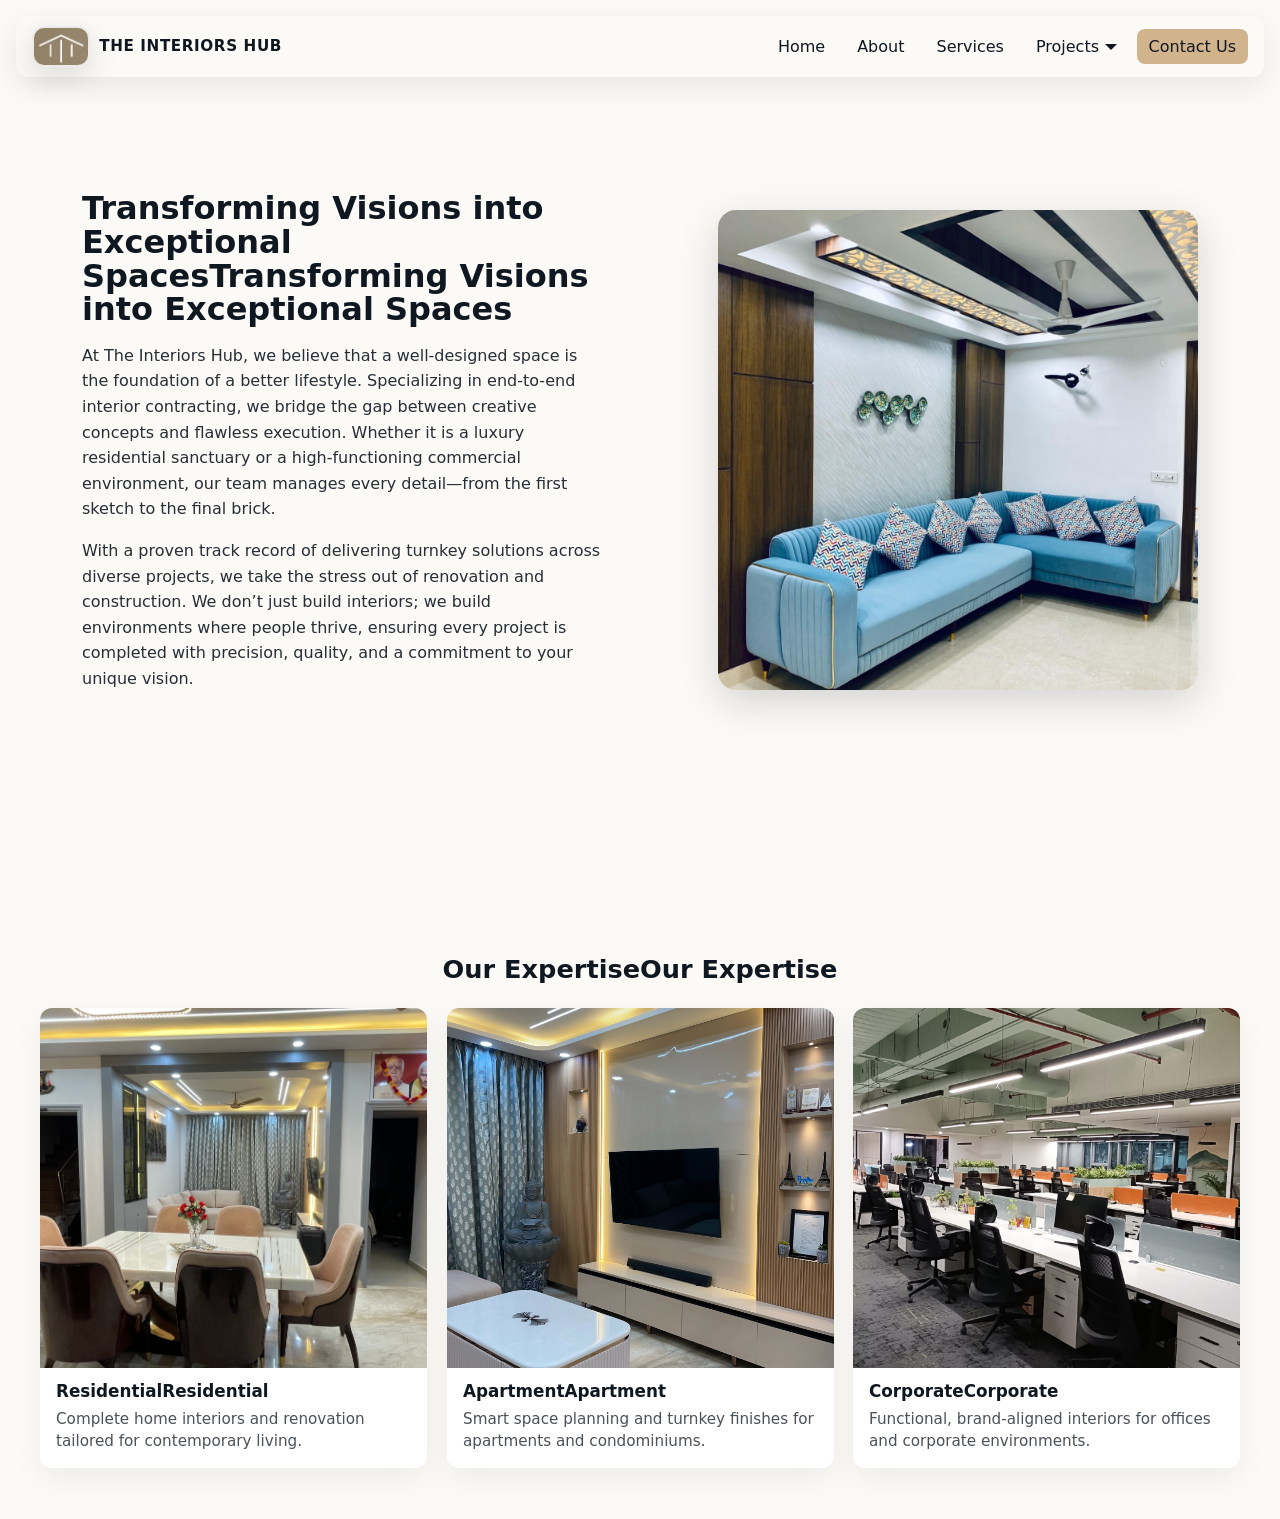
<file: index.html>
<!doctype html>
<html lang="en">

<head>
	<meta charset="utf-8">
	<meta name="viewport" content="width=device-width, initial-scale=1">
	<title>Test Website</title>
	<link rel="stylesheet" href="styles.css">
</head>

<body>
	<header>
		<nav class="navbar">
			<a href="#" class="brand">
				<img src="imgs/interiors%20hub%20logo.png" alt="THE INTERIORS HUB logo" class="logo">
				<span class="brand-text">THE INTERIORS HUB</span>
			</a>

			<button class="hamburger" aria-label="Toggle navigation" aria-expanded="false">
				<span class="hamburger-inner"></span>
			</button>

			<ul class="nav-links">
				<li><a href="#">Home</a></li>
				<li><a href="#">About</a></li>
				<li><a href="#">Services</a></li>
				<li class="dropdown">
					<button class="dropbtn" aria-expanded="false" aria-haspopup="true">Projects</button>
					<ul class="dropdown-menu" role="menu">
						<li role="none"><a role="menuitem" href="#">Residential</a></li>
						<li role="none"><a role="menuitem" href="#">Commercial</a></li>
					</ul>
				</li>
				<li><a class="cta" href="contact.html">Contact Us</a></li>
			</ul>
		</nav>
	</header>

	<main>
		<section class="home-feature">
			<div class="feature-inner container">
				<div class="feature-text">
					<h2>Transforming Visions into Exceptional Spaces</h2>
					<p>
						At The Interiors Hub, we believe that a well-designed space is the foundation of a better
						lifestyle. Specializing in end-to-end interior contracting, we bridge the gap between creative
						concepts and flawless execution. Whether it is a luxury residential sanctuary or a
						high-functioning commercial environment, our team manages every detail—from the first sketch to
						the final brick.
					</p>
					<p>
						With a proven track record of delivering turnkey solutions across diverse projects, we take the
						stress out of renovation and construction. We don’t just build interiors; we build environments
						where people thrive, ensuring every project is completed with precision, quality, and a
						commitment to your unique vision.
					</p>
				</div>
				<div class="feature-image">
					<img src="imgs/IMG_6814.JPG" alt="Project preview" />
				</div>
			</div>
		</section>
		<section class="expertise">
			<div class="container">
				<h2 class="section-title">Our Expertise</h2>
				<div class="cards">
					<article class="card">
						<img src="home page cards/Residential.JPG" alt="Residential project">
						<h3>Residential</h3>
						<p>Complete home interiors and renovation tailored for contemporary living.</p>
					</article>
					<article class="card">
						<img src="home page cards/Apartment.JPG" alt="Apartment project">
						<h3>Apartment</h3>
						<p>Smart space planning and turnkey finishes for apartments and condominiums.</p>
					</article>
					<article class="card">
						<img src="home page cards/Corporate.jpg" alt="Corporate project">
						<h3>Corporate</h3>
						<p>Functional, brand-aligned interiors for offices and corporate environments.</p>
					</article>
				</div>
			</div>
		</section>
	</main>

	<script src="script.js"></script>
</body>

</html>
</file>
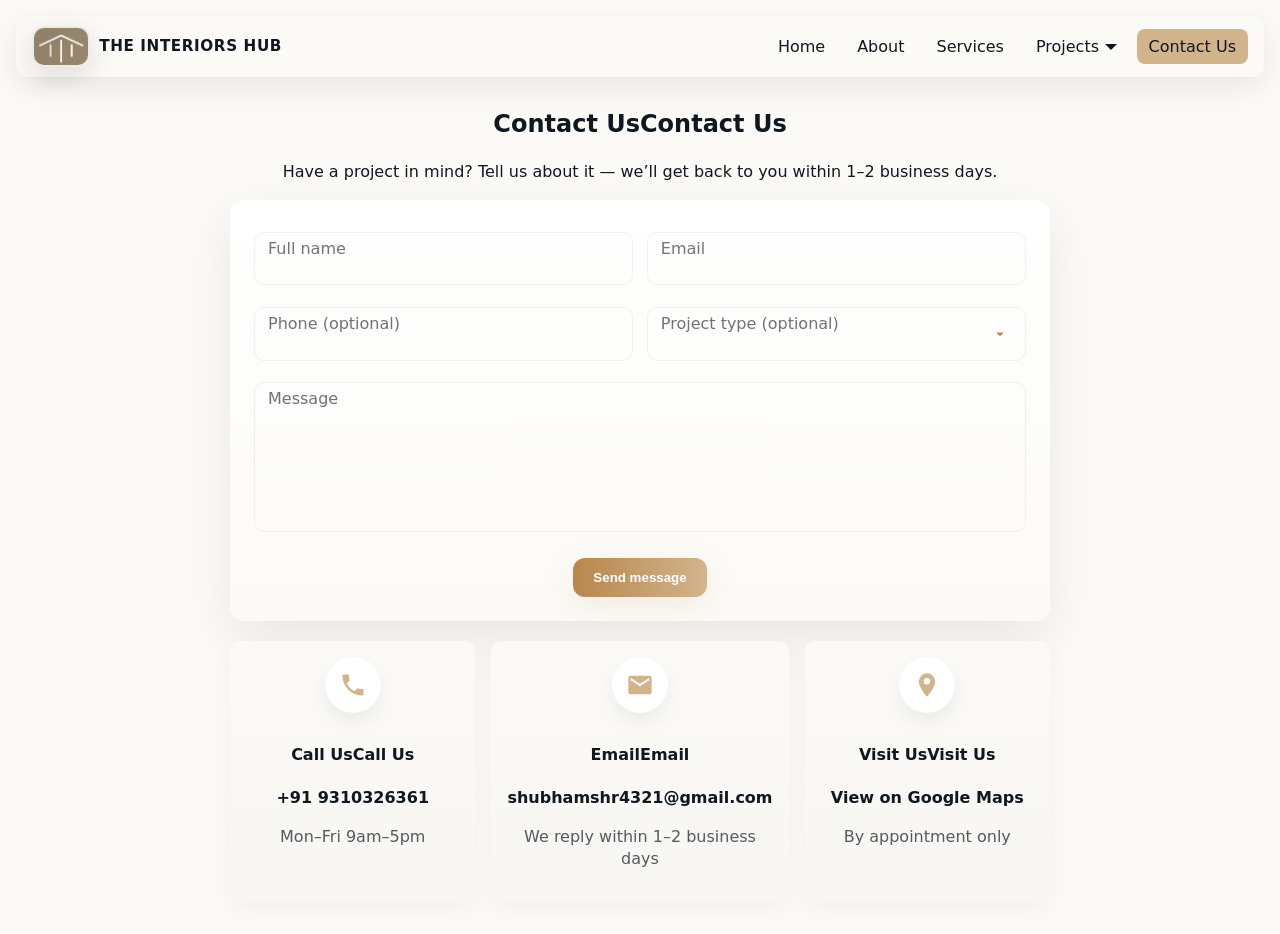
<file: contact.html>
<!doctype html>
<html lang="en">

<head>
  <meta charset="utf-8">
  <meta name="viewport" content="width=device-width, initial-scale=1">
  <title>Contact — The Interiors Hub</title>
  <link rel="stylesheet" href="styles.css">
  <style>
    .contact-hero{padding:5.5rem 1.25rem 2rem}
    .contact-inner{max-width:1100px;margin:0 auto;display:block;gap:2rem;align-items:start}
    .contact-form{background:linear-gradient(180deg,#ffffff,#fbfaf6);padding:1.5rem;border-radius:14px;box-shadow:0 18px 50px rgba(2,6,23,0.08);margin:0 auto;max-width:820px}
    .contact-form .form-grid{display:grid;grid-template-columns:repeat(2,1fr);gap:0.85rem}
    .contact-form .field{position:relative;padding-top:0.5rem}
    .contact-form .field.full{grid-column:1/-1}
    .contact-form .field input,.contact-form .field textarea,.contact-form .field select{width:100%;padding:1.05rem 1rem;border-radius:10px;border:1px solid rgba(15,23,32,0.06);background:transparent;font-size:0.98rem;-webkit-appearance:none;-moz-appearance:none;appearance:none}
    .contact-form .field select{background-image:none;background-repeat:no-repeat;background-position:right 14px center;padding-right:2.75rem;transition:box-shadow .18s ease,border-color .18s ease,background-color .18s ease}
    .contact-form .field select::-ms-expand{display:none}
    .contact-form .field textarea{min-height:150px;resize:none}
    .contact-form .field label{position:absolute;left:14px;top:14px;pointer-events:none;color:rgba(15,23,32,0.6);transition:transform .14s ease,font-size .14s ease,color .14s ease}
    .contact-form .field.filled label{transform:translateY(-1.25rem);font-size:0.78rem;color:#b8874d}
    .contact-form .field input:focus,.contact-form .field textarea:focus,.contact-form .field select:focus{outline:none;border-color:rgba(184,135,77,0.12);box-shadow:0 8px 24px rgba(184,135,77,0.06)}
    /* Hide native select visually for fields that will use a custom dropdown UI */
    .contact-form .field.has-arrow select{position:absolute;opacity:0;pointer-events:none;height:1px;width:1px;overflow:hidden}

    /* Custom select (visible UI) */
    .contact-form .field .custom-select{display:flex;align-items:center;justify-content:space-between;padding:1.05rem 1rem;border-radius:10px;border:1px solid rgba(15,23,32,0.06);background:transparent;font-size:0.98rem;cursor:pointer}
    .contact-form .field .custom-select .selected-text{color:rgba(15,23,32,0.7)}
    .contact-form .field .custom-select .arrow{width:18px;height:18px;background-image:url("data:image/svg+xml;utf8,<svg xmlns='http://www.w3.org/2000/svg' viewBox='0 0 24 24'><path fill='%23b8874d' d='M7 10l5 5 5-5z'/></svg>");background-repeat:no-repeat;background-size:18px 18px;transform:rotate(0deg);transition:transform .22s cubic-bezier(.2,.8,.2,1)}
    .contact-form .field.has-arrow.open .custom-select{border-color:rgba(184,135,77,0.12);box-shadow:0 8px 24px rgba(184,135,77,0.06)}
    .contact-form .field.has-arrow.open .custom-select .arrow{transform:rotate(180deg)}

    /* Options panel */
    .contact-form .field .custom-options{position:absolute;left:0;right:0;top:calc(100% + 8px);background:linear-gradient(180deg,#ffffff,#fbfaf6);border-radius:10px;box-shadow:0 18px 40px rgba(2,6,23,0.08);list-style:none;margin:0;padding:0.25rem 0;max-height:0;overflow:hidden;opacity:0;transform:translateY(-6px);transition:max-height .24s ease,opacity .18s ease,transform .18s ease;z-index:30}
    .contact-form .field.has-arrow.open .custom-options{max-height:240px;opacity:1;transform:translateY(0)}
    .contact-form .field .custom-options li{padding:0.6rem 1rem;cursor:pointer;color:#0f1720}
    .contact-form .field .custom-options li:hover,[aria-selected="true"]{background:rgba(15,23,32,0.04)}
    .contact-form .actions{grid-column:1/-1;display:flex;justify-content:center;margin-top:0.35rem}
    .contact-form .btn{background:linear-gradient(90deg,#b8874d,#d2b48c);color:#fff;padding:0.75rem 1.25rem;border-radius:12px;border:0;cursor:pointer;font-weight:700;box-shadow:0 8px 30px rgba(184,135,77,0.12)}
    .contact-form .btn:active{transform:translateY(1px)}
    .contact-cards{display:grid;grid-template-columns:repeat(3,1fr);gap:1rem;margin-top:1rem}
    .info-card{background:linear-gradient(180deg,#fbfaf6,#f7f6f2);padding:1rem;border-radius:10px;box-shadow:0 8px 24px rgba(2,6,23,0.04);text-align:center;transition:transform .18s ease,box-shadow .18s ease}
    .info-card .info-icon{width:56px;height:56px;margin:0 auto 0.6rem;display:flex;align-items:center;justify-content:center;border-radius:50%;background:#fff;box-shadow:0 8px 18px rgba(2,6,23,0.06);transition:background .18s ease,box-shadow .18s ease}
    .info-link{display:inline-flex;align-items:center;justify-content:center;border-radius:50%;cursor:pointer;text-decoration:none}
    .info-link:focus{outline:3px solid rgba(184,135,77,0.12);outline-offset:6px}
    .info-card svg{width:28px;height:28px;display:block;fill:#d2b48c;transition:fill .18s ease}

    /* Hover / focus effects */
    .info-card:hover, .info-card:focus-within{transform:translateY(-6px);box-shadow:0 18px 40px rgba(2,6,23,0.12)}
    .info-card:hover .info-icon, .info-card:focus-within .info-icon{background:#fff;box-shadow:0 14px 40px rgba(2,6,23,0.12)}
    .info-card:hover svg, .info-card:focus-within svg{fill:#b8874d}
    .info-card a{color:inherit;text-decoration:none;font-weight:600}
    .info-card:focus-within{outline:2px solid rgba(184,135,77,0.12);outline-offset:6px}
    @media (max-width:900px){.contact-inner{grid-template-columns:1fr;}}
    @media (max-width:800px){.contact-cards{grid-template-columns:1fr}}
  </style>
</head>

<body>
  <header>
    <nav class="navbar">
      <a href="index.html" class="brand">
        <img src="imgs/interiors%20hub%20logo.png" alt="THE INTERIORS HUB logo" class="logo">
        <span class="brand-text">THE INTERIORS HUB</span>
      </a>

      <button class="hamburger" aria-label="Toggle navigation" aria-expanded="false">
        <span class="hamburger-inner"></span>
      </button>

      <ul class="nav-links">
        <li><a href="index.html">Home</a></li>
        <li><a href="#">About</a></li>
        <li><a href="#">Services</a></li>
        <li class="dropdown">
          <button class="dropbtn" aria-expanded="false" aria-haspopup="true">Projects</button>
          <ul class="dropdown-menu" role="menu">
            <li role="none"><a role="menuitem" href="#">Residential</a></li>
            <li role="none"><a role="menuitem" href="#">Commercial</a></li>
          </ul>
        </li>
        <li><a class="cta" href="contact.html">Contact Us</a></li>
      </ul>
    </nav>
  </header>

  <main>
    <section class="contact-hero">
      <div class="container contact-inner">
        <div style="max-width:820px;margin:0 auto;">
          <h2 style="text-align:center">Contact Us</h2>
          <p style="text-align:center">Have a project in mind? Tell us about it — we’ll get back to you within 1–2 business days.</p>

          <form id="contactForm" class="contact-form" novalidate>
            <div class="form-grid">
              <div class="field" data-label="Full name">
                <input id="name" name="name" type="text" autocomplete="name" required placeholder=" ">
                <label for="name">Full name</label>
              </div>

              <div class="field" data-label="Email">
                <input id="email" name="email" type="email" autocomplete="email" required placeholder=" ">
                <label for="email">Email</label>
              </div>

              <div class="field" data-label="Phone">
                <input id="phone" name="phone" type="tel" autocomplete="tel" placeholder=" ">
                <label for="phone">Phone (optional)</label>
              </div>

              <div class="field has-arrow" data-label="Project type">
                <select id="projectType" name="projectType">
                  <option value="" selected disabled hidden></option>
                  <option value="residential">Residential</option>
                  <option value="commercial">Commercial</option>
                </select>
                <label for="projectType">Project type (optional)</label>
              </div>

              <div class="field full" data-label="Message">
                <textarea id="message" name="message" required placeholder=" "></textarea>
                <label for="message">Message</label>
              </div>

              <div class="actions">
                <button type="submit" class="btn">Send message</button>
              </div>
            </div>
          </form>

          <div class="contact-cards" style="margin-top:1.25rem;">
            <div class="info-card">
              <a class="info-link" href="tel:+919310326361" aria-label="Call +91 9310326361">
                <div class="info-icon" aria-hidden="true">
                  <!-- Phone SVG -->
                  <svg viewBox="0 0 24 24" xmlns="http://www.w3.org/2000/svg" role="img" aria-hidden="true">
                    <path d="M6.62 10.79a15.05 15.05 0 006.59 6.59l2.2-2.2a1 1 0 011.01-.24 11.36 11.36 0 003.55.57 1 1 0 011 1V20a1 1 0 01-1 1A17 17 0 013 4a1 1 0 011-1h3.5a1 1 0 011 1 11.36 11.36 0 00.57 3.55 1 1 0 01-.24 1.01l-2.21 2.23z"/>
                  </svg>
                </div>
              </a>
              <h4>Call Us</h4>
              <p><a href="tel:+919310326361">+91 9310326361</a></p>
              <p style="color:rgba(15,23,32,0.7);margin-top:0.5rem">Mon–Fri 9am–5pm</p>
            </div>

            <div class="info-card">
              <a class="info-link" href="mailto:shubhamshr4321@gmail.com" aria-label="Email shubhamshr4321 at gmail dot com">
                <div class="info-icon" aria-hidden="true">
                  <!-- Email SVG -->
                  <svg viewBox="0 0 24 24" xmlns="http://www.w3.org/2000/svg" role="img" aria-hidden="true">
                    <path d="M20 4H4a2 2 0 00-2 2v12a2 2 0 002 2h16a2 2 0 002-2V6a2 2 0 00-2-2zm0 4l-8 5-8-5V6l8 5 8-5v2z"/>
                  </svg>
                </div>
              </a>
              <h4>Email</h4>
              <p><a href="mailto:shubhamshr4321@gmail.com">shubhamshr4321@gmail.com</a></p>
              <p style="color:rgba(15,23,32,0.7);margin-top:0.5rem">We reply within 1–2 business days</p>
            </div>

            <div class="info-card">
              <a class="info-link" href="https://maps.app.goo.gl/cguqPHDiVbjCwB889" target="_blank" rel="noopener noreferrer" aria-label="Open location in Google Maps">
                <div class="info-icon" aria-hidden="true">
                  <!-- Location SVG -->
                  <svg viewBox="0 0 24 24" xmlns="http://www.w3.org/2000/svg" role="img" aria-hidden="true">
                    <path d="M12 2a7 7 0 00-7 7c0 5.25 7 13 7 13s7-7.75 7-13a7 7 0 00-7-7zm0 9.5A2.5 2.5 0 1112 6a2.5 2.5 0 010 5.5z"/>
                  </svg>
                </div>
              </a>
              <h4>Visit Us</h4>
              <p><a href="https://maps.app.goo.gl/cguqPHDiVbjCwB889" target="_blank" rel="noopener noreferrer">View on Google Maps</a></p>
              <p style="color:rgba(15,23,32,0.7);margin-top:0.5rem">By appointment only</p>
            </div>
          </div>
        </div>
      </div>
    </section>
  </main>

  <script>
    (function(){
      const form = document.getElementById('contactForm');
      if(!form) return;

      // Floating label behavior: add/remove .filled on parent .field
      function bindFloating(){
        const controls = form.querySelectorAll('.field input, .field textarea, .field select');
        controls.forEach(function(ctrl){
          function check(){
            if(ctrl.value && ctrl.value.trim() !== '') ctrl.parentElement.classList.add('filled');
            else ctrl.parentElement.classList.remove('filled');
          }
          ctrl.addEventListener('input', check);
          ctrl.addEventListener('change', check);
          ctrl.addEventListener('blur', check);
          // init
          check();
        });
      }

      bindFloating();

      form.addEventListener('submit', function(e){
        e.preventDefault();
        const name = form.name.value.trim();
        const email = form.email.value.trim();
        const message = form.message.value.trim();
        if(!name || !email || !message){
          // soft inline validation
          alert('Please complete the required fields: name, email, and message.');
          return;
        }
        // show success state
        form.innerHTML = '<div style="padding:1.25rem;text-align:center;"><h3 style="margin:0 0 .5rem;color:#0f1720">Message sent</h3><p style="margin:0;color:rgba(15,23,32,0.8)">Thanks, we have received your message and will respond shortly.</p></div>';
      });
    })();
  </script>

  <script>
    (function(){
      // Create a custom dropdown for fields with .has-arrow so we can style and animate the list
      const fields = document.querySelectorAll('.field.has-arrow');
      fields.forEach(function(field){
        const select = field.querySelector('select');
        if(!select) return;

        // Build visible control
        const custom = document.createElement('div');
        custom.className = 'custom-select';
        custom.tabIndex = 0;
        custom.setAttribute('role','button');
        custom.setAttribute('aria-haspopup','listbox');
        custom.setAttribute('aria-expanded','false');

        const textSpan = document.createElement('span');
        textSpan.className = 'selected-text';
        const arrow = document.createElement('span');
        arrow.className = 'arrow';
        custom.appendChild(textSpan);
        custom.appendChild(arrow);

        // Build options list
        const list = document.createElement('ul');
        list.className = 'custom-options';
        list.setAttribute('role','listbox');

        Array.from(select.options).forEach(function(opt){
          // skip the empty placeholder option
          if(opt.disabled && opt.value === '') return;
          const li = document.createElement('li');
          li.setAttribute('role','option');
          li.tabIndex = -1;
          li.dataset.value = opt.value;
          li.textContent = opt.textContent;
          if(opt.selected){
            li.setAttribute('aria-selected','true');
            textSpan.textContent = opt.textContent;
            field.classList.add('filled');
          }
          li.addEventListener('click', function(e){
            e.stopPropagation();
            select.value = li.dataset.value;
            select.dispatchEvent(new Event('change', {bubbles:true}));
            updateSelection(li);
            close();
          });
          li.addEventListener('keydown', function(e){
            if(e.key === 'Enter' || e.key === ' '){
              e.preventDefault(); li.click();
            } else if(e.key === 'ArrowDown'){
              e.preventDefault(); focusNext(li);
            } else if(e.key === 'ArrowUp'){
              e.preventDefault(); focusPrev(li);
            }
          });
          list.appendChild(li);
        });

        // Start with no visible selected text so the floating label remains visible
        textSpan.textContent = '';

        field.appendChild(custom);
        field.appendChild(list);

        // Hide native select visually (kept for form semantics)
        select.style.position = 'absolute';
        select.style.opacity = '0';
        select.style.pointerEvents = 'none';
        select.style.width = '1px';
        select.style.height = '1px';
        select.style.overflow = 'hidden';

        // helpers
        function open(){
          field.classList.add('open');
          // make label float while open
          field.classList.add('filled');
          custom.setAttribute('aria-expanded','true');
          list.style.maxHeight = list.scrollHeight + 'px';
          const sel = list.querySelector('[aria-selected="true"]');
          (sel || list.querySelector('li'))?.focus();
        }
        function close(){
          field.classList.remove('open');
          custom.setAttribute('aria-expanded','false');
          list.style.maxHeight = '0';
          // if no selection, remove floated label
          if(!select.value) field.classList.remove('filled');
          custom.focus();
        }
        function toggle(){ if(field.classList.contains('open')) close(); else open(); }
        function updateSelection(li){
          list.querySelectorAll('li').forEach(n=>n.removeAttribute('aria-selected'));
          li.setAttribute('aria-selected','true');
          textSpan.textContent = li.textContent;
          field.classList.add('filled');
        }
        function focusNext(li){ const items = Array.from(list.querySelectorAll('li')); const idx = items.indexOf(li); if(idx < items.length-1) items[idx+1].focus(); }
        function focusPrev(li){ const items = Array.from(list.querySelectorAll('li')); const idx = items.indexOf(li); if(idx > 0) items[idx-1].focus(); }

        // interactions
        custom.addEventListener('click', function(e){ e.stopPropagation(); toggle(); });
        custom.addEventListener('keydown', function(e){
          if(e.key === 'Enter' || e.key === ' '){ e.preventDefault(); toggle(); }
          else if(e.key === 'ArrowDown'){ e.preventDefault(); open(); }
          else if(e.key === 'Escape'){ close(); }
        });

        // click on option already handled; close on outside click
        document.addEventListener('click', function(e){ if(!field.contains(e.target)) close(); });
        document.addEventListener('keydown', function(e){ if(e.key === 'Escape') close(); });

        // sync when native select value changes programmatically
        select.addEventListener('change', function(){
          const opt = select.options[select.selectedIndex];
          const li = list.querySelector(`li[data-value="${opt ? opt.value : ''}"]`);
          if(li) updateSelection(li);
        });
      });
    })();
  </script>

  <script src="script.js"></script>
</body>

</html>
</file>
<file: styles.css>
/* Basic reset and typography */
*{box-sizing:border-box}
html,body{height:100%}
body{margin:0;font-family:Inter, system-ui, -apple-system, "Segoe UI", Roboto, "Helvetica Neue", Arial;line-height:1.4;color:#0f1720;background:#fbfaf6}

/* Navbar */
.navbar{display:flex;align-items:center;justify-content:space-between;padding:0.65rem 1rem;background:#fbfaf6;border-bottom:0;position:fixed;top:1rem;left:1rem;right:1rem;z-index:1000;transition:background .18s ease,border-color .18s ease,color .18s ease;color:#0f1720;border-radius:12px;box-shadow:0 10px 30px rgba(2,6,23,0.08);backdrop-filter:blur(4px);-webkit-backdrop-filter:blur(4px)}
.brand{font-weight:700;color:inherit;text-decoration:none;font-size:1rem;display:inline-flex;align-items:center;gap:0.6rem}
.brand .brand-text{font-weight:700;font-size:0.95rem;letter-spacing:0.6px;text-transform:uppercase}

.logo{
  width:clamp(48px,6.5vw,80px);
  height:auto;
  border-radius:12px;
  object-fit:cover;
  display:block;
  box-shadow:0 10px 30px rgba(2,6,23,0.12);
  border:2px solid rgba(2,6,23,0.06);
}

@media (min-width:900px){
  .logo{width:clamp(56px,4.5vw,96px);height:auto;border-radius:12px}
}

.nav-links{display:flex;gap:0.5rem;list-style:none;margin:0;padding:0;align-items:center;margin-left:auto}
.nav-links li{margin:0}
.nav-links a{color:inherit;text-decoration:none;padding:0.5rem 0.75rem;border-radius:8px;font-weight:500}
.nav-links a:hover{background:rgba(15,23,32,0.04)}
.cta{
  background:#d2b48c;
  color:#0f1720;
  padding:0.45rem 0.9rem;
  border-radius:20px;
  transition:background .15s ease, color .15s ease;
}
.cta:hover{background:#c9a06b}

/* Dropdown (Projects) */
.dropdown{position:relative}
.dropbtn{
  background:transparent;
  border:0;
  color:inherit;
  padding:0.5rem 0.75rem;
  border-radius:8px;
  font-weight:500;
  font-size:inherit;
  font-family:inherit;
  line-height:inherit;
  text-decoration:none;
  cursor:pointer;
  display:inline-flex;
  align-items:center;
  -webkit-appearance:none;
}
.dropbtn:hover{background:rgba(15,23,32,0.04)}
.dropbtn:focus{outline:2px solid rgba(0,0,0,0.08)}
.dropbtn::after{content:"";display:inline-block;margin-left:0.35rem;width:0;height:0;border-left:6px solid transparent;border-right:6px solid transparent;border-top:6px solid currentColor;transition:transform .18s ease;transform-origin:center}

.dropdown-menu{position:absolute;top:calc(100% + 6px);left:0;min-width:160px;background:#fff;border-radius:8px;box-shadow:0 8px 24px rgba(2,6,23,0.08);padding:0.25rem 0;list-style:none;margin:0;opacity:0;transform:translateY(-6px) scaleY(.98);visibility:hidden;pointer-events:none;transition:opacity .18s ease,transform .18s ease,visibility .18s}
.dropdown-menu li a{display:block;padding:0.5rem 1rem;color:#0f1720;text-decoration:none}
.dropdown-menu li a:hover{background:rgba(15,23,32,0.04)}
.dropdown.open > .dropdown-menu{opacity:1;transform:translateY(0) scaleY(1);visibility:visible;pointer-events:auto}
.dropdown.open .dropbtn::after{transform:rotate(180deg)}

@media (max-width:800px){
  /* In mobile collapsed nav, dropdown behaves like an accordion */
  .dropdown-menu{position:static;opacity:0;transform:none;visibility:hidden;pointer-events:none;padding-left:0;transition:opacity .18s ease,visibility .18s}
  .dropdown.open > .dropdown-menu{opacity:1;visibility:visible;pointer-events:auto}
  .dropbtn{display:block;width:100%;text-align:left;padding:0.65rem 1rem;border-radius:8px;background:transparent;border:0}
  .nav-links li, .dropdown{width:100%}
  .dropdown-menu li a{padding-left:1.25rem}
}

/* Hamburger */
.hamburger{display:none;background:none;border:0;cursor:pointer;padding:0.5rem;border-radius:8px}
.hamburger:focus{outline:2px solid rgba(0,120,212,0.25)}
.hamburger .hamburger-inner{width:22px;height:2px;background:currentColor;display:block;position:relative;transition:transform .25s ease}
.hamburger .hamburger-inner::before,.hamburger .hamburger-inner::after{content:"";position:absolute;left:0;width:22px;height:2px;background:currentColor;transition:transform .25s ease,opacity .2s ease}
.hamburger .hamburger-inner::before{top:-7px}
.hamburger .hamburger-inner::after{top:7px}
.hamburger.open .hamburger-inner{transform:rotate(45deg)}
.hamburger.open .hamburger-inner::before{transform:rotate(90deg)}
.hamburger.open .hamburger-inner::after{opacity:0;transform:translateX(-12px)}

/* Responsive: collapse nav into dropdown */
@media (max-width:800px){
  .hamburger{display:inline-flex}
  .nav-links{position:absolute;top:100%;right:1rem;left:1rem;margin:0;padding:0.75rem;background:#fff;flex-direction:column;gap:0.25rem;border-radius:10px;box-shadow:0 10px 30px rgba(2,6,23,0.08);transform:scaleY(0);transform-origin:top;transition:transform .18s ease-in-out;pointer-events:none}
  .nav-links.open{transform:scaleY(1);pointer-events:auto}
  .nav-links a{display:block;padding:0.65rem 1rem;color:#000}
  .dropbtn{color:#000}
}

/* Hero placeholder */
.hero{padding:4rem 1.25rem}
.hero .container{max-width:900px;margin:0 auto}

@media (min-width:801px){
  .nav-links{position:static;transform:none;pointer-events:auto}
  .nav-links a{color:#0f1720}
  .dropbtn{color:#0f1720}
  .brand .brand-text{color:#0f1720}
}

/* Home feature: text left, image right */
/* Home feature: text left, image right */
.home-feature{
  padding:4.5rem 1.25rem;
  background-color: #fbfaf6; /* match site off-white */
  min-height: 100vh;
  display:flex;
  align-items:center;
}
.navbar.solid{background:#ffffff;color:#0f1720;border-bottom:1px solid rgba(15,23,32,0.06)}
.home-feature .feature-inner{display:flex;gap:3rem;align-items:center;max-width:1200px;margin:0 auto;background:rgba(251,250,246,0.95);padding:1.5rem;border-radius:14px;backdrop-filter:blur(6px);-webkit-backdrop-filter:blur(6px);position:relative;z-index:1}
.feature-text{flex:1;padding-right:1rem;max-width:700px}
.home-feature .feature-text h2{font-size:2rem;margin:0 0 0.75rem;color:#0f1720;line-height:1.05}
.home-feature .feature-text p{color:rgba(15,23,32,0.9);line-height:1.6;font-size:1rem}
.feature-image{flex:1;display:flex;justify-content:flex-end}
.feature-image img{width:100%;height:auto;border-radius:18px;display:block;box-shadow:0 12px 40px rgba(2,6,23,0.16);object-fit:cover;max-height:45vh;max-width:480px}

/* Larger screens */
@media (min-width:900px){
  .home-feature{padding:5.5rem 1.25rem}
  .home-feature .feature-inner{gap:3.5rem}
  .feature-text h2{font-size:2rem}
  .feature-text p{font-size:1.05rem}
  .feature-image img{max-height:420px}
}

@media (min-width:1200px){
  .home-feature{padding:6.5rem 1.25rem}
  .home-feature .feature-inner{max-width:1300px}
  .feature-text h2{font-size:2.4rem}
  .feature-text p{font-size:1.08rem}
  .feature-image img{max-height:480px}
}

@media (max-width:800px){
  .home-feature .feature-inner{flex-direction:column;align-items:stretch;padding:1rem}
  .feature-image{order:-1;justify-content:center;margin-bottom:1rem}
  .feature-text{order:0}
  .feature-text h2{font-size:1.25rem}
}

/* Our Expertise cards */
.expertise{padding:3.25rem 1.25rem;background:transparent}
.expertise .container{max-width:1200px;margin:0 auto}
.expertise .section-title{font-size:1.6rem;margin:0 0 1.25rem;color:#0f1720;text-align:center}
.cards{display:grid;grid-template-columns:repeat(3,1fr);gap:1.25rem;align-items:stretch}
.card{background:#ffffff;border-radius:12px;padding:0;overflow:hidden;box-shadow:0 10px 30px rgba(2,6,23,0.06);display:flex;flex-direction:column;transition:transform .22s ease,box-shadow .22s ease;will-change:transform;transform-origin:center}
.card img{width:100%;height:360px;object-fit:cover;display:block}
.card h3{font-size:1.05rem;margin:0.75rem 1rem 0.25rem;color:#0f1720}
.card p{margin:0 1rem 1rem;color:rgba(15,23,32,0.75);line-height:1.45;font-size:0.95rem}

.card:hover{transform:scale(1.03);box-shadow:0 18px 50px rgba(2,6,23,0.12);z-index:2}

@media (max-width:1000px){
  .cards{grid-template-columns:repeat(2,1fr)}
}
@media (max-width:600px){
  .cards{grid-template-columns:1fr}
  .card img{height:200px}
  .expertise{padding:2rem 1rem}
}
</file>
